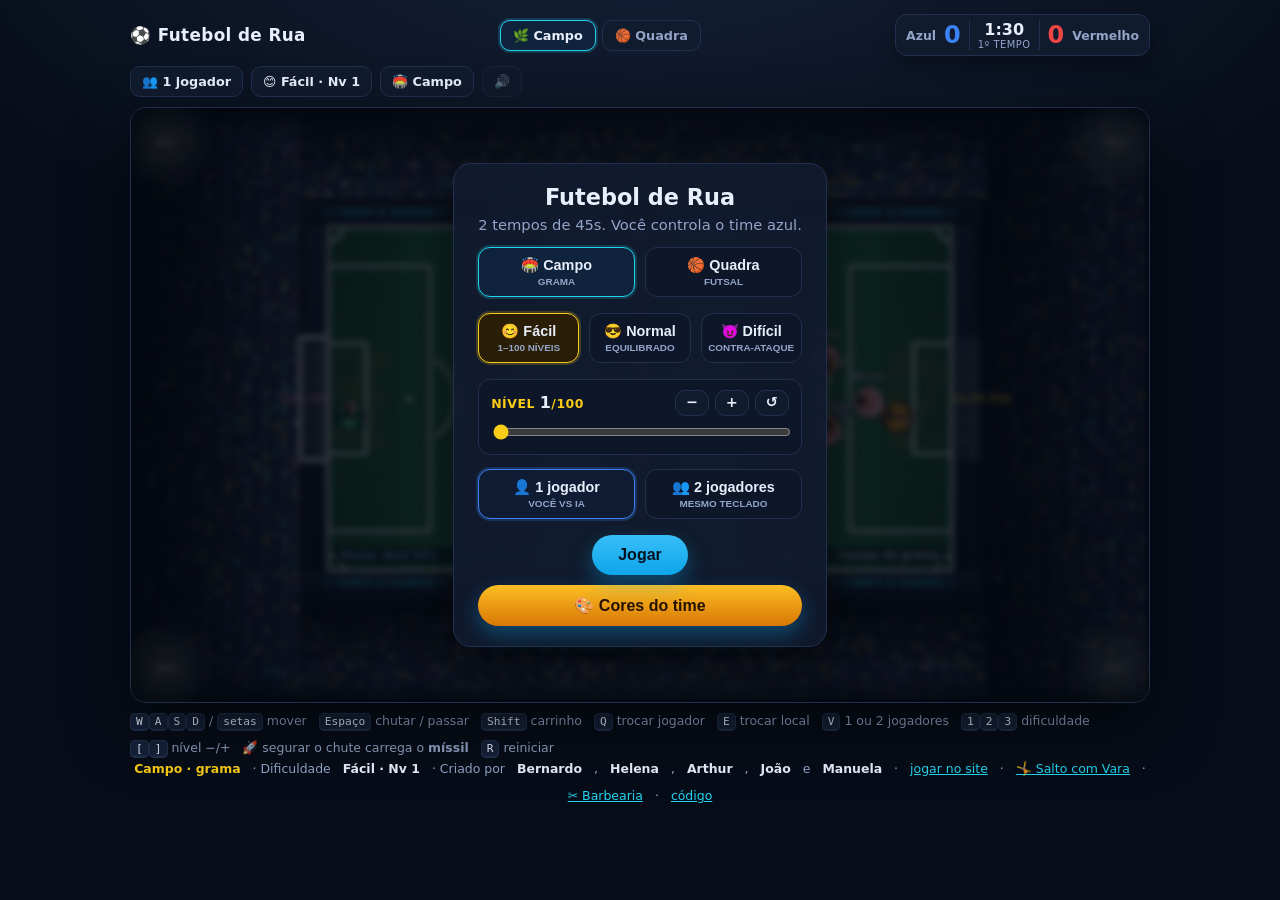
<file: index.html>
<!DOCTYPE html>
<html lang="pt-BR">
<head>
  <meta charset="UTF-8">
  <meta name="viewport" content="width=device-width, initial-scale=1.0, maximum-scale=1.0, user-scalable=no">
  <title>Futebol de Rua — Campo &amp; Quadra</title>
  <meta name="description" content="Jogo de futebol arcade com campo de grama e quadra de futsal. Bernardo, Helena, Arthur e João.">
  <link rel="stylesheet" href="css/style.css">
</head>
<body>
  <div class="app">
    <header class="topbar">
      <h1 class="title">⚽ Futebol de Rua</h1>

      <div class="arenas" role="group" aria-label="Escolher praça">
        <button class="arena is-active" type="button" data-venue="campo">🌿 Campo</button>
        <button class="arena" type="button" data-venue="quadra">🏀 Quadra</button>
      </div>

      <div class="scoreboard">
        <div class="team team--home">
          <span class="team__name">Azul</span>
          <span class="team__goals" id="goalsHome">0</span>
        </div>
        <div class="clock">
          <span id="clock">1:30</span>
          <small id="half">1º tempo</small>
        </div>
        <div class="team team--away">
          <span class="team__goals" id="goalsAway">0</span>
          <span class="team__name">Vermelho</span>
        </div>
      </div>

      <div class="tools">
        <button class="tool" id="btnMode" type="button" title="Número de jogadores">👥 <span id="modeName">1 jogador</span></button>
        <button class="tool" id="btnDiff" type="button" title="Dificuldade">😊 <span id="diffName">Fácil</span></button>
        <button class="tool" id="btnVenue" type="button" title="Trocar de local">🏟️ <span id="venueName">Campo</span></button>
        <button class="tool is-off" id="btnSound" type="button" title="Som">🔇</button>
      </div>
    </header>

    <main class="stage">
      <canvas id="game" width="960" height="560"></canvas>

      <div class="overlay" id="overlay">
        <div class="overlay__card">
          <h2 id="overlayTitle">Futebol de Rua</h2>
          <p id="overlayText">2 tempos de 45s. Você controla o time azul.</p>
          <div class="venues" role="group" aria-label="Escolher praça">
            <button class="venue is-active" type="button" data-venue="campo">🏟️ Campo<small>Grama</small></button>
            <button class="venue" type="button" data-venue="quadra">🏀 Quadra<small>Futsal</small></button>
          </div>
          <div class="venues" role="group" aria-label="Dificuldade">
            <button class="venue diff is-active" type="button" data-diff="facil">😊 Fácil<small>1–100 níveis</small></button>
            <button class="venue diff" type="button" data-diff="normal">😎 Normal<small>Equilibrado</small></button>
            <button class="venue diff" type="button" data-diff="dificil">😈 Difícil<small>Contra-ataque</small></button>
          </div>
          <div class="levelbox" id="levelBox">
            <div class="levelbox__top">
              <span class="levelbox__label">Nível <output id="lvlOut">1</output>/100</span>
              <span class="levelbox__btns">
                <button class="tool" id="lvlDown" type="button" title="Diminuir">−</button>
                <button class="tool" id="lvlUp" type="button" title="Aumentar">+</button>
                <button class="tool" id="lvlReset" type="button" title="Voltar ao 1">↺</button>
              </span>
            </div>
            <input type="range" id="lvlRange" min="1" max="100" step="1" value="1" aria-label="Nível de 1 a 100">
          </div>
          <div class="venues" role="group" aria-label="Jogadores">
            <button class="venue mode is-active" type="button" data-mode="1p">👤 1 jogador<small>Você vs IA</small></button>
            <button class="venue mode" type="button" data-mode="2p">👥 2 jogadores<small>Mesmo teclado</small></button>
          </div>
          <button id="btnPlay" class="btn" type="button">Jogar</button>
          <button id="btnCustom" class="btn btn--ghost btn--wide" type="button">🎨 Cores do time</button>
        </div>
      </div>

      <div class="touch" id="touch" hidden>
        <div class="pad" id="pad"><div class="pad__knob" id="knob"></div></div>
        <div class="buttons">
          <button class="btn btn--ghost" id="btnSlide" type="button">🛝<small>Carrinho</small></button>
          <button class="btn btn--kick" id="btnKick" type="button">⚽<small>Chute</small></button>
        </div>
      </div>
    </main>

    <section class="closet" id="closet" hidden>
      <div class="closet__head">
        <strong>🎨 Closet — cores do mundo</strong>
        <button class="tool" id="btnCloseCloset" type="button">Fechar</button>
      </div>
      <div class="closet__grid">
        <label class="field"><span>Time</span>
          <select id="kitTeam">
            <option value="1">Azul (você)</option>
            <option value="2">Vermelho (IA)</option>
          </select>
        </label>
        <label class="field"><span>Camisa</span><input type="color" id="kitShirt" value="#2f6fe0"></label>
        <label class="field"><span>Detalhe</span><input type="color" id="kitTrim" value="#ffffff"></label>
        <label class="field"><span>Calção</span><input type="color" id="kitShorts" value="#0f2a5c"></label>
        <label class="field"><span>Meias</span><input type="color" id="kitSocks" value="#bfdbfe"></label>
        <label class="field"><span>Chuteira</span><input type="color" id="kitBoot" value="#facc15"></label>
        <label class="field"><span>Estoque</span><input type="color" id="kitBoot2" value="#111827"></label>
        <label class="field"><span>Pele</span><input type="color" id="kitSkin" value="#e0a97c"></label>
        <label class="field"><span>Cabelo</span><input type="color" id="kitHair" value="#2b1a12"></label>
        <label class="field field--wide"><span>Estampa</span>
          <select id="kitStyle">
            <option value="stripes">Listrado</option>
            <option value="hoops">Horizontal</option>
            <option value="plain">Liso</option>
            <option value="sash">Faixa</option>
            <option value="gradient">Degradê</option>
          </select>
        </label>
      </div>
      <div class="closet__actions">
        <button class="btn btn--ghost" id="kitRandom" type="button">🎲 Aleatório</button>
        <button class="btn btn--ghost" id="kitReset" type="button">↺ Padrão</button>
      </div>
    </section>

    <footer class="hints">
      <span><kbd>W</kbd><kbd>A</kbd><kbd>S</kbd><kbd>D</kbd> / <kbd>setas</kbd> mover</span>
      <span><kbd>Espaço</kbd> chutar / passar</span>
      <span><kbd>Shift</kbd> carrinho</span>
      <span><kbd>Q</kbd> trocar jogador</span>
      <span><kbd>E</kbd> trocar local</span>
      <span><kbd>V</kbd> 1 ou 2 jogadores</span>
      <span><kbd>1</kbd><kbd>2</kbd><kbd>3</kbd> dificuldade</span>
      <span><kbd>[</kbd><kbd>]</kbd> nível −/+</span>
      <span>🚀 segurar o chute carrega o <strong>míssil</strong></span>
      <span><kbd>R</kbd> reiniciar</span>
    </footer>

    <footer class="versus-hint" id="versusHint" hidden>
      <strong>👥 Modo Versus:</strong>
      <span class="p1">Jogador 1 (azul): <kbd>W</kbd><kbd>A</kbd><kbd>S</kbd><kbd>D</kbd> · <kbd>Espaço</kbd> chute · <kbd>Shift</kbd> carrinho · <kbd>Q</kbd> trocar</span>
      <span class="p2">Jogador 2 (vermelho): <kbd>↑</kbd><kbd>←</kbd><kbd>↓</kbd><kbd>→</kbd> · <kbd>/</kbd> ou <kbd>.</kbd> chute · <kbd>Shift</kbd> direito carrinho · <kbd>,</kbd> trocar</span>
    </footer>

    <footer class="credits">
      <span id="arenaName">Campo · grama</span>
      · Dificuldade <strong id="diffInline">Fácil · Nv 1</strong>
      · Criado por <strong>Bernardo</strong>, <strong>Helena</strong>, <strong>Arthur</strong>, <strong>João</strong> e <strong>Manuela</strong>
      · <a href="https://larandreluizinfo.github.io/bjah_lar_261002/">jogar no site</a>
      · <a href="salto.html">🤸 Salto com Vara</a>
      · <a href="barber.html">✂️ Barbearia</a>
      · <a href="https://github.com/larandreluizinfo/bjah_lar_261002">código</a>
    </footer>
  </div>

  <script src="js/game.js"></script>
</body>
</html>
</file>
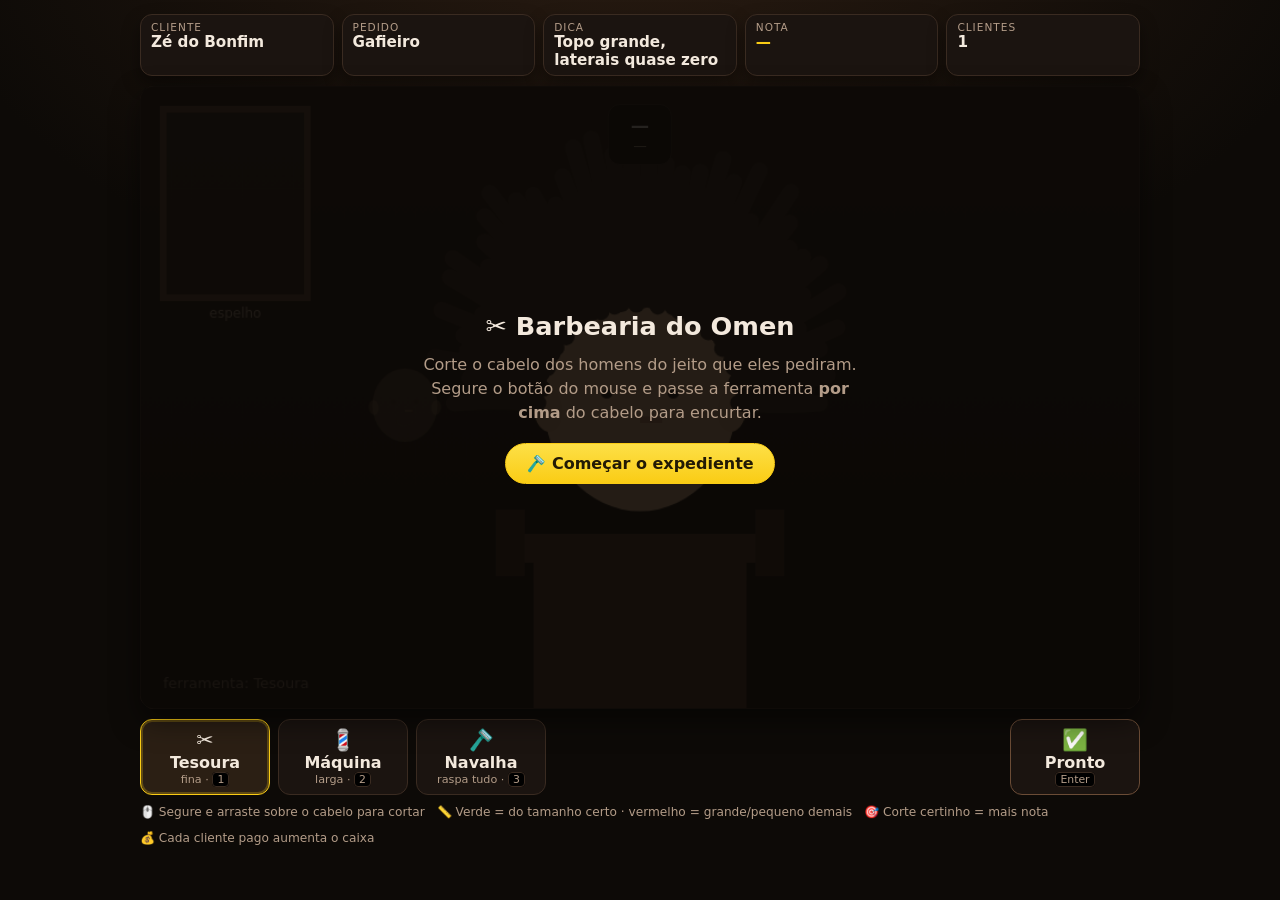
<file: barber.html>
<!DOCTYPE html>
<html lang="pt-BR">
<head>
<meta charset="utf-8">
<meta name="viewport" content="width=device-width, initial-scale=1, user-scalable=no">
<title>✂️ Barbearia do Omen</title>
<link rel="stylesheet" href="css/barber.css">
</head>
<body>
  <div class="app">
    <header class="hud">
      <div class="hud-box">
        <span class="label">Cliente</span>
        <strong id="clientName">—</strong>
      </div>
      <div class="hud-box">
        <span class="label">Pedido</span>
        <strong id="clientStyle">—</strong>
      </div>
      <div class="hud-box">
        <span class="label">Dica</span>
        <strong id="clientHint">—</strong>
      </div>
      <div class="hud-box">
        <span class="label">Nota</span>
        <strong id="scoreValue">—</strong>
      </div>
      <div class="hud-box">
        <span class="label">Clientes</span>
        <strong id="clientCount">0</strong>
      </div>
    </header>

    <main class="stage">
      <canvas id="game" width="900" height="560"></canvas>

      <div class="verdict" id="verdict" hidden>
        <strong id="verdictTitle">—</strong>
        <span id="verdictText">—</span>
      </div>

      <div class="overlay" id="overlay">
        <h1>✂️ Barbearia do Omen</h1>
        <p>Corte o cabelo dos homens do jeito que eles pediram.<br>
           Segure o botão do mouse e passe a ferramenta <strong>por cima</strong> do cabelo para encurtar.</p>
        <button id="startBtn">🪒 Começar o expediente</button>
      </div>
    </main>

    <section class="tools">
      <button class="tool active" data-tool="scissors">
        <span class="ico">✂️</span><strong>Tesoura</strong><small>fina · <kbd>1</kbd></small>
      </button>
      <button class="tool" data-tool="clipper">
        <span class="ico">💈</span><strong>Máquina</strong><small>larga · <kbd>2</kbd></small>
      </button>
      <button class="tool" data-tool="razor">
        <span class="ico">🪒</span><strong>Navalha</strong><small>raspa tudo · <kbd>3</kbd></small>
      </button>
      <div class="spacer"></div>
      <button class="tool done" id="doneBtn"><span class="ico">✅</span><strong>Pronto</strong><small><kbd>Enter</kbd></small></button>
    </section>

    <footer class="tips">
      <span>🖱️ Segure e arraste sobre o cabelo para cortar</span>
      <span>📏 Verde = do tamanho certo · vermelho = grande/pequeno demais</span>
      <span>🎯 Corte certinho = mais nota</span>
      <span>💰 Cada cliente pago aumenta o caixa</span>
    </footer>
  </div>

  <script src="js/barber.js"></script>
</body>
</html>
</file>
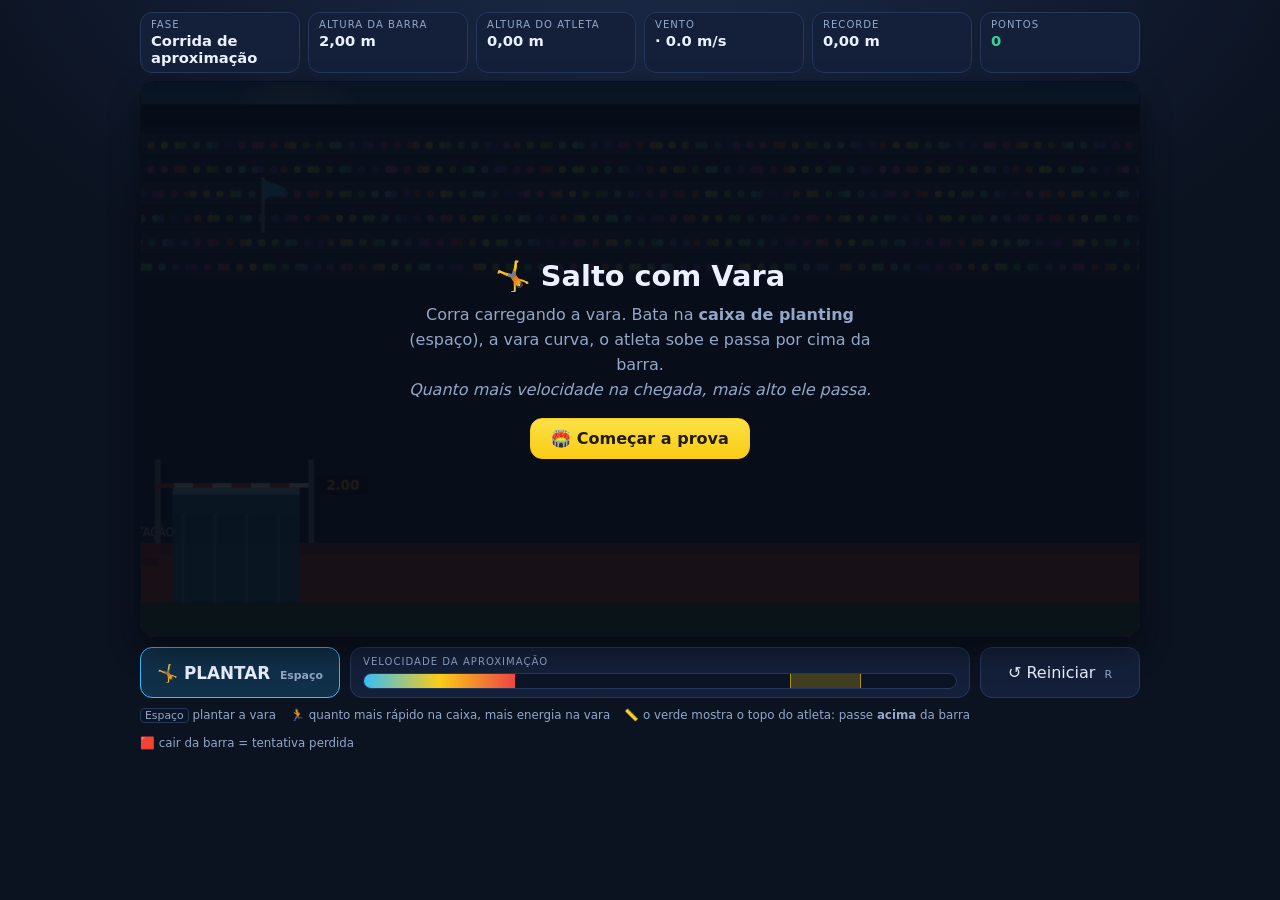
<file: salto.html>
<!DOCTYPE html>
<html lang="pt-BR">
<head>
<meta charset="utf-8">
<meta name="viewport" content="width=device-width, initial-scale=1, user-scalable=no">
<title>🤸 Salto com Vara — Jogo</title>
<link rel="stylesheet" href="css/salto.css">
</head>
<body>
  <div class="app">
    <header class="hud">
      <div class="hud-box">
        <span class="label">Fase</span>
        <strong id="phaseValue">Corrida de aproximação</strong>
      </div>
      <div class="hud-box">
        <span class="label">Altura da barra</span>
        <strong id="barValue">2,00 m</strong>
      </div>
      <div class="hud-box">
        <span class="label">Altura do atleta</span>
        <strong id="heightValue">0,00 m</strong>
      </div>
      <div class="hud-box">
        <span class="label">Vento</span>
        <strong id="windValue">0,0 m/s</strong>
      </div>
      <div class="hud-box">
        <span class="label">Recorde</span>
        <strong id="bestValue">0,00 m</strong>
      </div>
      <div class="hud-box">
        <span class="label">Pontos</span>
        <strong id="scoreValue">0</strong>
      </div>
    </header>

    <main class="stage">
      <canvas id="game" width="900" height="500"></canvas>

      <div class="overlay" id="overlay">
        <h1>🤸 Salto com Vara</h1>
        <p>
          Corra carregando a vara. Bata na <strong>caixa de planting</strong> (espaço),
          a vara curva, o atleta sobe e passa por cima da barra.<br>
          <em>Quanto mais velocidade na chegada, mais alto ele passa.</em>
        </p>
        <button id="startBtn">🏟️ Começar a prova</button>
      </div>

      <div class="result" id="result" hidden>
        <strong id="resultTitle">—</strong>
        <span id="resultText">—</span>
        <button id="againBtn">🔁 Pular de novo</button>
      </div>
    </main>

    <section class="controls">
      <button id="jumpBtn" class="big">🤸 PLANTAR <small>Espaço</small></button>
      <div class="meter">
        <span class="label">Velocidade da aproximação</span>
        <div class="bar"><i id="powerFill"></i><u id="powerMark"></u></div>
      </div>
      <button id="restartBtn">↺ Reiniciar <small>R</small></button>
    </section>

    <footer class="tips">
      <span><kbd>Espaço</kbd> plantar a vara</span>
      <span>🏃 quanto mais rápido na caixa, mais energia na vara</span>
      <span>📏 o verde mostra o topo do atleta: passe <strong>acima</strong> da barra</span>
      <span>🟥 cair da barra = tentativa perdida</span>
    </footer>
  </div>

  <script src="js/salto.js"></script>
</body>
</html>
</file>
<file: css/style.css>
:root {
  --bg: #070d18;
  --panel: #111b2e;
  --line: #22304f;
  --text: #e8eefc;
  --muted: #93a4c8;
  --home: #3b82f6;
  --away: #ef4444;
  --accent: #22d3ee;
  --gold: #facc15;
}

* { box-sizing: border-box; }

body {
  margin: 0;
  min-height: 100vh;
  background: radial-gradient(1300px 700px at 50% -15%, #17233d 0%, var(--bg) 62%);
  color: var(--text);
  font-family: system-ui, -apple-system, "Segoe UI", Roboto, sans-serif;
  display: flex;
  justify-content: center;
  padding: 14px 12px 30px;
}

.app { width: 100%; max-width: 1020px; }

.topbar {
  display: flex;
  align-items: center;
  justify-content: space-between;
  gap: 10px;
  flex-wrap: wrap;
  margin-bottom: 10px;
}

.title { font-size: 1.05rem; margin: 0; letter-spacing: 0.4px; }

.scoreboard {
  display: flex;
  align-items: stretch;
  gap: 8px;
  background: var(--panel);
  border: 1px solid var(--line);
  border-radius: 12px;
  padding: 5px 10px;
  box-shadow: 0 8px 20px rgba(0, 0, 0, 0.35);
}

.team { display: flex; align-items: center; gap: 8px; font-weight: 600; }
.team__name { font-size: 0.78rem; color: var(--muted); }
.team__goals { font-size: 1.5rem; font-weight: 800; line-height: 1; font-variant-numeric: tabular-nums; }
.team--home .team__goals { color: var(--home); }
.team--away .team__goals { color: var(--away); }

.clock {
  display: flex; flex-direction: column; align-items: center;
  min-width: 66px; padding: 0 8px;
  border-left: 1px solid var(--line); border-right: 1px solid var(--line);
}
.clock span { font-variant-numeric: tabular-nums; font-weight: 700; }
.clock small { font-size: 0.62rem; color: var(--muted); text-transform: uppercase; letter-spacing: 0.5px; }

.arenas { display: flex; gap: 6px; }
.arena {
  cursor: pointer; color: var(--muted); font: inherit;
  background: var(--panel); border: 1px solid var(--line); border-radius: 10px;
  padding: 7px 12px; font-size: 0.8rem; font-weight: 700;
}
.arena:hover { color: var(--text); border-color: var(--accent); }
.arena.is-active {
  color: var(--text); border-color: var(--accent);
  background: #10233c; box-shadow: 0 0 0 2px rgba(34, 211, 238, 0.18);
}

.tools { display: flex; gap: 8px; }
.tool {
  background: var(--panel); color: var(--text); font: inherit;
  border: 1px solid var(--line); border-radius: 10px;
  padding: 7px 11px; font-size: 0.8rem; font-weight: 600; cursor: pointer;
}
.tool:hover { border-color: var(--accent); }
.tool.is-off { opacity: 0.5; }

.levelbox {
  margin: 0 0 14px; padding: 10px 12px;
  background: #0d1729; border: 1px solid var(--line); border-radius: 12px;
  text-align: left;
}
.levelbox[hidden] { display: none; }
.levelbox__top {
  display: flex; align-items: center; justify-content: space-between;
  gap: 8px; margin-bottom: 8px;
}
.levelbox__label {
  font-size: 0.78rem; font-weight: 700; color: var(--gold);
  text-transform: uppercase; letter-spacing: 0.5px;
}
.levelbox__label output { font-size: 1rem; color: var(--text); }
.levelbox__btns { display: flex; gap: 6px; }
.levelbox__btns .tool { padding: 3px 10px; font-size: 0.9rem; line-height: 1.2; }
.levelbox input[type="range"] {
  width: 100%; accent-color: var(--gold); cursor: pointer;
}

.closet {
  margin-top: 12px; padding: 14px;
  background: var(--panel); border: 1px solid var(--line); border-radius: 14px;
}
.closet[hidden] { display: none; }
.closet__head {
  display: flex; align-items: center; justify-content: space-between;
  gap: 10px; margin-bottom: 12px; font-size: 0.95rem;
}
.closet__grid {
  display: grid; grid-template-columns: repeat(auto-fit, minmax(140px, 1fr)); gap: 10px;
}
.field { display: flex; flex-direction: column; gap: 5px; font-size: 0.75rem; color: var(--muted); }
.field--wide { grid-column: span 2; }
.field span { text-transform: uppercase; letter-spacing: 0.5px; font-weight: 700; }
.field input[type="color"] {
  width: 100%; height: 34px; padding: 2px; cursor: pointer;
  background: #0d1729; border: 1px solid var(--line); border-radius: 8px;
}
.field select {
  width: 100%; padding: 7px 8px; font: inherit; color: var(--text);
  background: #0d1729; border: 1px solid var(--line); border-radius: 8px;
}
.closet__actions { display: flex; gap: 10px; margin-top: 12px; flex-wrap: wrap; }
.btn--wide { display: block; width: 100%; margin-top: 10px; }

.stage {
  position: relative;
  border: 1px solid var(--line);
  border-radius: 16px;
  overflow: hidden;
  background: #05090f;
  box-shadow: 0 24px 60px rgba(0, 0, 0, 0.55);
}

canvas { display: block; width: 100%; height: auto; }

.overlay {
  position: absolute; inset: 0;
  display: grid; place-items: center;
  background: rgba(5, 10, 20, 0.78);
  backdrop-filter: blur(3px);
  text-align: center;
  padding: 16px;
}
.overlay[hidden] { display: none; }

.overlay__card {
  background: rgba(17, 27, 46, 0.94);
  border: 1px solid var(--line);
  border-radius: 18px;
  padding: 20px 24px;
  max-width: 440px;
  box-shadow: 0 20px 50px rgba(0, 0, 0, 0.5);
}
.overlay__card h2 { margin: 0 0 6px; font-size: 1.4rem; }
.overlay__card p { margin: 0 0 14px; color: var(--muted); font-size: 0.92rem; }

.venues { display: flex; gap: 10px; justify-content: center; margin-bottom: 16px; }
.venue {
  flex: 1; cursor: pointer; color: var(--text);
  background: #0d1729; border: 1px solid var(--line); border-radius: 12px;
  padding: 9px 6px; font-size: 0.9rem; font-weight: 700;
  display: flex; flex-direction: column; align-items: center; gap: 2px;
}
.venue small { font-size: 0.62rem; font-weight: 600; color: var(--muted); text-transform: uppercase; }
.venue.is-active { border-color: var(--accent); background: #10233c; box-shadow: 0 0 0 2px rgba(34, 211, 238, 0.18); }
.venue.diff.is-active { border-color: var(--gold); background: #2a1f06; box-shadow: 0 0 0 2px rgba(250, 204, 21, 0.2); }
.venue.mode.is-active { border-color: var(--home); background: #0f1c33; box-shadow: 0 0 0 2px rgba(59, 130, 246, 0.22); }

.versus-hint {
  display: flex; flex-direction: column; gap: 4px;
  margin-top: 10px; padding: 10px 12px;
  background: rgba(17, 27, 46, 0.9); border: 1px solid var(--line);
  border-radius: 12px; font-size: 0.78rem; color: var(--muted);
}
.versus-hint[hidden] { display: none; }
.versus-hint .p1 { color: #bfdbfe; }
.versus-hint .p2 { color: #fecdd3; }
.versus-hint strong { color: var(--text); }

.levelbox { margin: 0 0 14px; }
.levelbox[hidden] { display: none; }
.levelbox__top { display: flex; align-items: center; justify-content: space-between; margin-bottom: 6px; }
.levelbox__label { font-size: 0.78rem; font-weight: 700; color: var(--gold); }
.levelbox__label output { font-size: 1rem; }
.levelbox__btns { display: flex; gap: 6px; }
.levelbox input[type="range"] { width: 100%; accent-color: var(--gold); cursor: pointer; }

.btn {
  appearance: none; border: 0; cursor: pointer;
  background: linear-gradient(180deg, #38bdf8, #0ea5e9);
  color: #04121f; font-weight: 800; font-size: 1rem;
  padding: 11px 26px; border-radius: 999px;
  box-shadow: 0 8px 20px rgba(14, 165, 233, 0.35);
}
.btn:active { transform: translateY(1px); }
.btn--kick { background: linear-gradient(180deg, #4ade80, #16a34a); color: #04210f; }
.btn--ghost { background: linear-gradient(180deg, #fbbf24, #d97706); color: #241300; }
.btn small { display: block; font-size: 0.58rem; font-weight: 700; text-transform: uppercase; }

.hints, .credits {
  margin-top: 10px; color: var(--muted); font-size: 0.78rem;
  display: flex; gap: 12px; flex-wrap: wrap; align-items: center;
}
.credits { justify-content: center; margin-top: 6px; }
.credits strong { color: var(--text); }
.credits #arenaName { color: var(--gold); font-weight: 700; }
.credits a { color: var(--accent); }
kbd {
  background: #16223a; border: 1px solid var(--line); border-bottom-width: 2px;
  border-radius: 5px; padding: 1px 5px; font-size: 0.7rem; color: var(--text);
}

.touch {
  position: absolute; inset: auto 0 0 0;
  display: flex; justify-content: space-between; align-items: flex-end;
  padding: 14px; pointer-events: none;
}
.touch[hidden] { display: none; }

.pad {
  position: relative; width: 116px; height: 116px; border-radius: 50%;
  background: rgba(148, 176, 232, 0.16); border: 2px solid rgba(148, 176, 232, 0.35);
  pointer-events: auto; touch-action: none;
}
.pad__knob {
  position: absolute; top: 50%; left: 50%; width: 50px; height: 50px; margin: -25px 0 0 -25px;
  border-radius: 50%; background: rgba(226, 240, 255, 0.75);
}
.buttons { display: flex; gap: 10px; align-items: flex-end; pointer-events: auto; }
.buttons .btn { border-radius: 50%; width: 74px; height: 74px; padding: 6px; font-size: 1.35rem; }

@media (max-width: 620px) {
  .title { width: 100%; text-align: center; order: -1; }
  .scoreboard { flex: 1; justify-content: space-between; }
  .hints { justify-content: center; font-size: 0.72rem; }
}
</file>
<file: css/barber.css>
:root {
  --bg: #0d0a07;
  --panel: #1b1410;
  --line: #3a2b21;
  --text: #f3e9dd;
  --muted: #b39c88;
  --steel: #9fb4c7;
  --gold: #facc15;
  --good: #34d399;
  --bad: #ef4444;
}

* { box-sizing: border-box; }

body {
  margin: 0;
  min-height: 100vh;
  background: radial-gradient(1200px 700px at 50% -10%, #2a1c12 0%, var(--bg) 60%);
  color: var(--text);
  font-family: system-ui, -apple-system, "Segoe UI", Roboto, sans-serif;
  display: flex;
  justify-content: center;
  padding: 14px 12px 30px;
  user-select: none;
}

.app { width: 100%; max-width: 1000px; }

.hud {
  display: flex;
  gap: 8px;
  flex-wrap: wrap;
  margin-bottom: 10px;
}

.hud-box {
  flex: 1 1 150px;
  background: var(--panel);
  border: 1px solid var(--line);
  border-radius: 12px;
  padding: 6px 10px;
  display: flex;
  flex-direction: column;
  box-shadow: 0 8px 18px rgba(0, 0, 0, 0.4);
}

.hud-box .label {
  font-size: 0.66rem;
  text-transform: uppercase;
  letter-spacing: 1px;
  color: var(--muted);
}

.hud-box strong { font-size: 0.95rem; }

#scoreValue { color: var(--gold); font-variant-numeric: tabular-nums; }

.stage { position: relative; }

canvas {
  width: 100%;
  height: auto;
  display: block;
  border: 1px solid var(--line);
  border-radius: 14px;
  background: #1a120c;
  box-shadow: 0 12px 28px rgba(0, 0, 0, 0.5);
  cursor: crosshair;
  touch-action: none;
}

.verdict {
  position: absolute;
  left: 50%;
  top: 18px;
  transform: translateX(-50%);
  display: flex;
  flex-direction: column;
  align-items: center;
  gap: 2px;
  padding: 10px 22px;
  border-radius: 12px;
  background: rgba(20, 14, 9, 0.92);
  border: 1px solid var(--line);
  animation: pop 0.25s ease-out;
}

.verdict strong { font-size: 1.15rem; }
.verdict span { color: var(--muted); font-size: 0.85rem; }

@keyframes pop {
  from { transform: translateX(-50%) scale(0.85); opacity: 0; }
  to { transform: translateX(-50%) scale(1); opacity: 1; }
}

.overlay {
  position: absolute;
  inset: 0;
  display: flex;
  flex-direction: column;
  align-items: center;
  justify-content: center;
  gap: 12px;
  text-align: center;
  padding: 20px;
  background: rgba(10, 7, 5, 0.88);
  border-radius: 14px;
}

.overlay[hidden] { display: none; }

.overlay h1 { margin: 0; font-size: 1.6rem; }
.overlay p { margin: 0; color: var(--muted); line-height: 1.5; max-width: 460px; }

button {
  font: inherit;
  color: inherit;
  cursor: pointer;
}

#startBtn {
  margin-top: 6px;
  padding: 10px 20px;
  border-radius: 999px;
  border: 1px solid var(--gold);
  background: linear-gradient(180deg, #fde047, var(--gold));
  color: #221a05;
  font-weight: 700;
}

.tools {
  display: flex;
  gap: 8px;
  align-items: stretch;
  margin-top: 10px;
  flex-wrap: wrap;
}

.tool {
  flex: 0 1 130px;
  display: flex;
  flex-direction: column;
  align-items: center;
  gap: 1px;
  padding: 8px 10px;
  border-radius: 12px;
  border: 1px solid var(--line);
  background: var(--panel);
  transition: transform 0.08s, border-color 0.15s, background 0.15s;
}

.tool .ico { font-size: 1.3rem; }
.tool small { color: var(--muted); font-size: 0.7rem; }

.tool:hover { transform: translateY(-2px); border-color: #6b4c36; }

.tool.active {
  border-color: var(--gold);
  background: #2b1f14;
  box-shadow: 0 0 0 2px rgba(250, 204, 21, 0.25) inset;
}

.tool.done { margin-left: auto; border-color: #6b4c36; }

kbd {
  font: inherit;
  font-size: 0.68rem;
  background: #000;
  border: 1px solid var(--line);
  border-radius: 4px;
  padding: 0 4px;
}

.tips {
  display: flex;
  gap: 12px;
  flex-wrap: wrap;
  margin-top: 10px;
  color: var(--muted);
  font-size: 0.76rem;
}

@media (max-width: 620px) {
  .hud-box { flex-basis: 44%; }
  .tool { flex-basis: 30%; }
}
</file>
<file: css/salto.css>
:root {
  --bg: #0b1220;
  --panel: #14203a;
  --line: #26375c;
  --text: #eaf1ff;
  --muted: #93a7c9;
  --track: #d9534f;
  --sand: #f0d9a0;
  --gold: #facc15;
  --good: #34d399;
  --bad: #ef4444;
  --accent: #38bdf8;
}

* { box-sizing: border-box; }

body {
  margin: 0;
  min-height: 100vh;
  background: radial-gradient(1200px 700px at 50% -10%, #1c2c4c 0%, var(--bg) 62%);
  color: var(--text);
  font-family: system-ui, -apple-system, "Segoe UI", Roboto, sans-serif;
  display: flex;
  justify-content: center;
  padding: 12px 12px 28px;
  user-select: none;
}

.app { width: 100%; max-width: 1000px; }

.hud {
  display: flex;
  gap: 8px;
  flex-wrap: wrap;
  margin-bottom: 8px;
}

.hud-box {
  flex: 1 1 130px;
  background: var(--panel);
  border: 1px solid var(--line);
  border-radius: 12px;
  padding: 6px 10px;
  display: flex;
  flex-direction: column;
  gap: 2px;
}

.hud-box .label {
  font-size: 0.63rem;
  text-transform: uppercase;
  letter-spacing: 1px;
  color: var(--muted);
}

.hud-box strong { font-size: 0.92rem; font-variant-numeric: tabular-nums; }

#distValue { color: var(--gold); }
#scoreValue { color: var(--good); }
#windValue.strong { color: var(--accent); }

.pips { display: flex; gap: 5px; margin-top: 2px; }

.pip {
  width: 22px;
  height: 22px;
  display: flex;
  align-items: center;
  justify-content: center;
  border-radius: 6px;
  border: 1px solid var(--line);
  background: #0d1626;
  font-style: normal;
  font-size: 0.72rem;
  color: var(--muted);
}

.pip.done { background: var(--gold); color: #231c02; border-color: var(--gold); font-weight: 700; }
.pip.now { border-color: var(--accent); color: var(--accent); box-shadow: 0 0 0 2px rgba(56,189,248,0.2) inset; }

.stage { position: relative; }

canvas {
  width: 100%;
  height: auto;
  display: block;
  border: 1px solid var(--line);
  border-radius: 14px;
  background: #8ec5e8;
  box-shadow: 0 14px 30px rgba(0, 0, 0, 0.45);
  touch-action: manipulation;
}

.overlay,
.result {
  position: absolute;
  inset: 0;
  display: flex;
  flex-direction: column;
  align-items: center;
  justify-content: center;
  gap: 10px;
  text-align: center;
  padding: 20px;
  background: rgba(6, 11, 20, 0.9);
  border-radius: 14px;
}

.overlay[hidden],
.result[hidden] { display: none; }

.overlay h1 { margin: 0; font-size: 1.8rem; }
.overlay p { margin: 0; max-width: 500px; color: var(--muted); line-height: 1.55; }
.result strong { font-size: 1.5rem; }
.result span { color: var(--muted); max-width: 460px; line-height: 1.5; }

button {
  font: inherit;
  color: inherit;
  cursor: pointer;
  border-radius: 12px;
  border: 1px solid var(--line);
  background: var(--panel);
}

button small { color: var(--muted); font-size: 0.68rem; margin-left: 4px; }

#startBtn, #againBtn {
  margin-top: 6px;
  padding: 10px 20px;
  font-weight: 700;
  border-color: var(--gold);
  background: linear-gradient(180deg, #fde047, var(--gold));
  color: #221a05;
}

.controls {
  display: flex;
  gap: 10px;
  margin-top: 10px;
  align-items: stretch;
  flex-wrap: wrap;
}

.big {
  flex: 0 1 200px;
  padding: 12px 16px;
  font-size: 1.05rem;
  font-weight: 700;
  border-color: var(--accent);
  background: #10304a;
}

.big:active { transform: translateY(2px); }

.meter {
  flex: 1 1 260px;
  background: var(--panel);
  border: 1px solid var(--line);
  border-radius: 12px;
  padding: 8px 12px;
  display: flex;
  flex-direction: column;
  justify-content: center;
  gap: 6px;
}

.meter .label { font-size: 0.63rem; text-transform: uppercase; letter-spacing: 1px; color: var(--muted); }

.bar {
  position: relative;
  height: 16px;
  background: #0b1424;
  border: 1px solid var(--line);
  border-radius: 99px;
  overflow: hidden;
}

.bar i {
  display: block;
  height: 100%;
  width: 0%;
  background: linear-gradient(90deg, #38bdf8, #facc15, #ef4444);
}

.bar u {
  position: absolute;
  top: 0;
  bottom: 0;
  left: 72%;
  width: 12%;
  background: rgba(250, 204, 21, 0.22);
  border-left: 1px solid rgba(250, 204, 21, 0.6);
  border-right: 1px solid rgba(250, 204, 21, 0.6);
}

#restartBtn { flex: 0 1 160px; padding: 12px 14px; }

.tips {
  display: flex;
  gap: 14px;
  flex-wrap: wrap;
  margin-top: 10px;
  color: var(--muted);
  font-size: 0.74rem;
}

kbd {
  font: inherit;
  font-size: 0.68rem;
  background: #0b1424;
  border: 1px solid var(--line);
  border-radius: 4px;
  padding: 0 4px;
}

@media (max-width: 640px) {
  .hud-box { flex-basis: 44%; }
}
</file>
